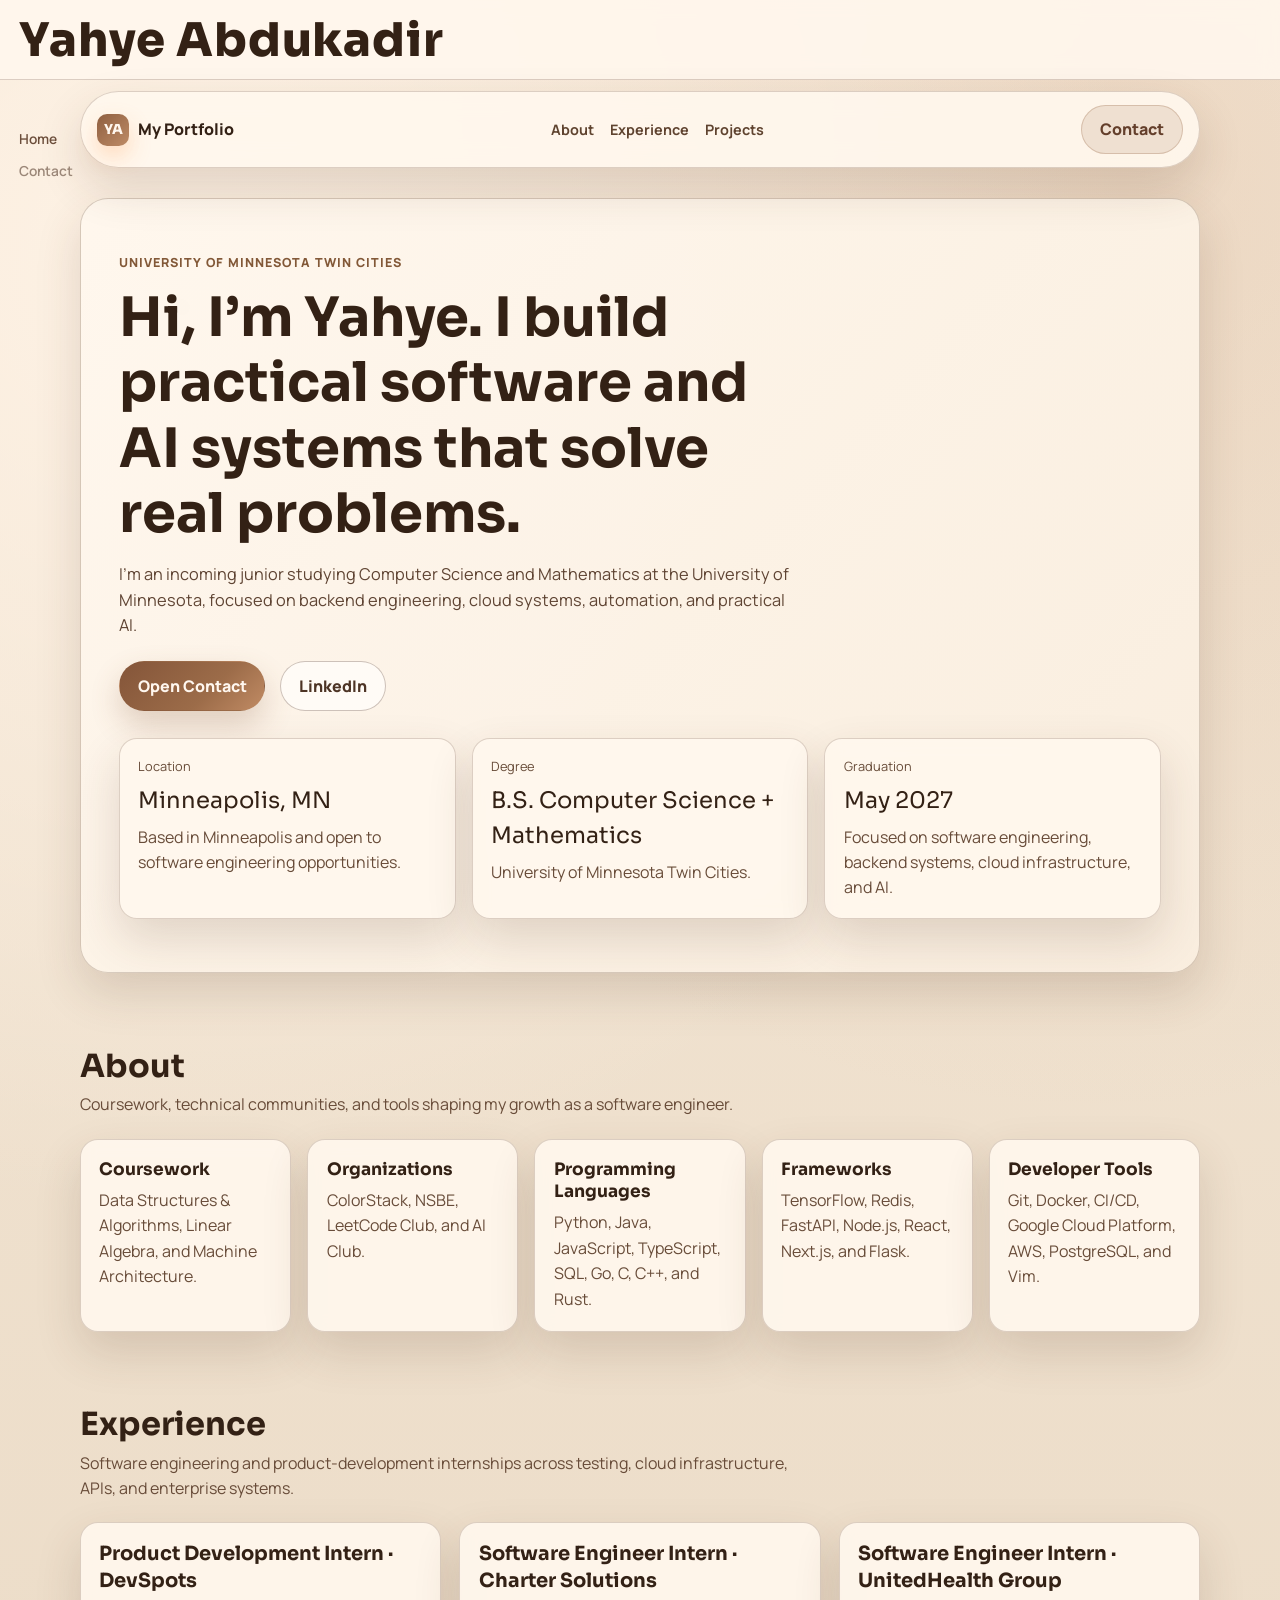
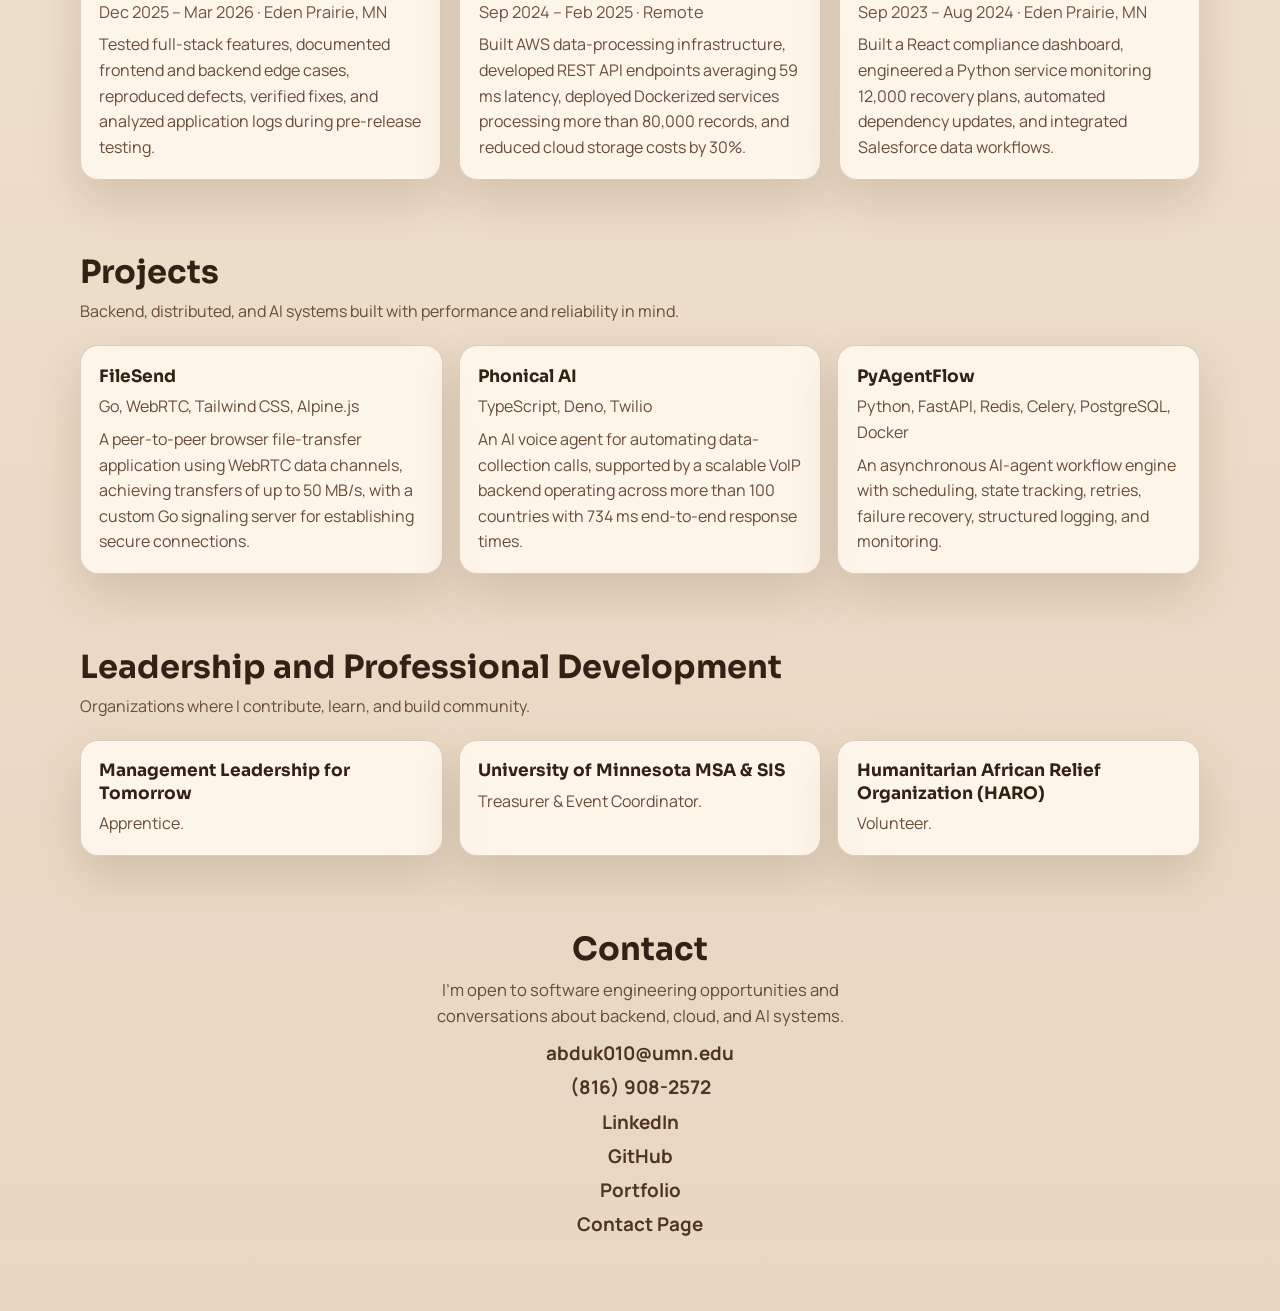
<file: index.html>
<!DOCTYPE html>
<html lang="en">
<head>
  <meta charset="UTF-8">
  <meta name="viewport" content="width=device-width, initial-scale=1.0">
  <meta name="description" content="Yahye Abdukadir personal school portfolio.">
  <title>Yahye Abdukadir | My Portfolio</title>
  <link rel="preconnect" href="https://fonts.googleapis.com">
  <link rel="preconnect" href="https://fonts.gstatic.com" crossorigin>
  <link href="https://fonts.googleapis.com/css2?family=Manrope:wght@400;500;700;800&family=Sora:wght@500;700&display=swap" rel="stylesheet">
  <link rel="stylesheet" href="styles.css">
  <link rel="stylesheet" href="portfolio_apex.css">
</head>
<body>
  <div class="orb orb-a" aria-hidden="true"></div>
  <div class="orb orb-b" aria-hidden="true"></div>

  <aside class="side-links" aria-label="Page navigation">
    <a class="side-home" href="index.html" aria-current="page">Home</a>
    <a class="side-contact" href="contact.html">Contact</a>
  </aside>

  <div class="contact-strip">
    <h1 class="strip-title">Yahye Abdukadir</h1>
  </div>

  <header class="topbar">
    <a class="brand" href="#top">
      <span class="brand-mark">YA</span>
      <span class="brand-text">My Portfolio</span>
    </a>
    <nav class="nav-links">
      <a href="#about">About</a>
      <a href="#experience">Experience</a>
      <a href="#projects">Projects</a>
    </nav>
    <div class="top-actions">
      <a class="btn btn-ghost" href="contact.html">Contact</a>
    </div>
  </header>

  <main id="top">
    <section class="hero reveal">
      <p class="eyebrow">UNIVERSITY OF MINNESOTA TWIN CITIES</p>
      <h1>Hi, I’m Yahye. I build practical software and AI systems that solve real problems.</h1>
      <p class="hero-copy">
        I’m an incoming junior studying Computer Science and Mathematics at the University of Minnesota, focused on
        backend engineering, cloud systems, automation, and practical AI.
      </p>
      <div class="hero-actions">
        <a class="btn btn-primary" href="contact.html">Open Contact</a>
        <a class="btn btn-outline" href="https://linkedin.com/in/yabdukadir" target="_blank" rel="noopener noreferrer">LinkedIn</a>
      </div>
      <div class="kpi-grid">
        <article class="kpi-card">
          <p class="kpi-label">Location</p>
          <p class="kpi-value">Minneapolis, MN</p>
          <p class="kpi-note">Based in Minneapolis and open to software engineering opportunities.</p>
        </article>
        <article class="kpi-card">
          <p class="kpi-label">Degree</p>
          <p class="kpi-value">B.S. Computer Science + Mathematics</p>
          <p class="kpi-note">University of Minnesota Twin Cities.</p>
        </article>
        <article class="kpi-card">
          <p class="kpi-label">Graduation</p>
          <p class="kpi-value">May 2027</p>
          <p class="kpi-note">Focused on software engineering, backend systems, cloud infrastructure, and AI.</p>
        </article>
      </div>
    </section>

    <section id="about" class="reveal">
      <div class="section-head">
        <h2>About</h2>
        <p>Coursework, technical communities, and tools shaping my growth as a software engineer.</p>
      </div>
      <div class="client-grid">
        <article class="client-card">
          <h3>Coursework</h3>
          <p>Data Structures & Algorithms, Linear Algebra, and Machine Architecture.</p>
        </article>
        <article class="client-card">
          <h3>Organizations</h3>
          <p>ColorStack, NSBE, LeetCode Club, and AI Club.</p>
        </article>
        <article class="client-card">
          <h3>Programming Languages</h3>
          <p>Python, Java, JavaScript, TypeScript, SQL, Go, C, C++, and Rust.</p>
        </article>
        <article class="client-card">
          <h3>Frameworks</h3>
          <p>TensorFlow, Redis, FastAPI, Node.js, React, Next.js, and Flask.</p>
        </article>
        <article class="client-card">
          <h3>Developer Tools</h3>
          <p>Git, Docker, CI/CD, Google Cloud Platform, AWS, PostgreSQL, and Vim.</p>
        </article>
      </div>
    </section>

    <section id="experience" class="reveal experience-section">
      <div class="section-head">
        <h2>Experience</h2>
        <p>Software engineering and product-development internships across testing, cloud infrastructure, APIs, and enterprise systems.</p>
      </div>
      <div class="step-grid">
        <article class="step">
          <h3>Product Development Intern · DevSpots</h3>
          <p class="xp-meta">Dec 2025 – Mar 2026 · Eden Prairie, MN</p>
          <p>Tested full-stack features, documented frontend and backend edge cases, reproduced defects, verified fixes, and analyzed application logs during pre-release testing.</p>
        </article>
        <article class="step">
          <h3>Software Engineer Intern · Charter Solutions</h3>
          <p class="xp-meta">Sep 2024 – Feb 2025 · Remote</p>
          <p>Built AWS data-processing infrastructure, developed REST API endpoints averaging 59 ms latency, deployed Dockerized services processing more than 80,000 records, and reduced cloud storage costs by 30%.</p>
        </article>
        <article class="step">
          <h3>Software Engineer Intern · UnitedHealth Group</h3>
          <p class="xp-meta">Sep 2023 – Aug 2024 · Eden Prairie, MN</p>
          <p>Built a React compliance dashboard, engineered a Python service monitoring 12,000 recovery plans, automated dependency updates, and integrated Salesforce data workflows.</p>
        </article>
      </div>
    </section>

    <section id="projects" class="reveal">
      <div class="section-head">
        <h2>Projects</h2>
        <p>Backend, distributed, and AI systems built with performance and reliability in mind.</p>
      </div>
      <div class="step-grid">
        <article class="step">
          <h3>FileSend</h3>
          <p class="xp-meta">Go, WebRTC, Tailwind CSS, Alpine.js</p>
          <p>A peer-to-peer browser file-transfer application using WebRTC data channels, achieving transfers of up to 50 MB/s, with a custom Go signaling server for establishing secure connections.</p>
        </article>
        <article class="step">
          <h3>Phonical AI</h3>
          <p class="xp-meta">TypeScript, Deno, Twilio</p>
          <p>An AI voice agent for automating data-collection calls, supported by a scalable VoIP backend operating across more than 100 countries with 734 ms end-to-end response times.</p>
        </article>
        <article class="step">
          <h3>PyAgentFlow</h3>
          <p class="xp-meta">Python, FastAPI, Redis, Celery, PostgreSQL, Docker</p>
          <p>An asynchronous AI-agent workflow engine with scheduling, state tracking, retries, failure recovery, structured logging, and monitoring.</p>
        </article>
      </div>
    </section>

    <section id="leadership" class="reveal">
      <div class="section-head">
        <h2>Leadership and Professional Development</h2>
        <p>Organizations where I contribute, learn, and build community.</p>
      </div>
      <div class="step-grid">
        <article class="step">
          <h3>Management Leadership for Tomorrow</h3>
          <p>Apprentice.</p>
        </article>
        <article class="step">
          <h3>University of Minnesota MSA & SIS</h3>
          <p>Treasurer & Event Coordinator.</p>
        </article>
        <article class="step">
          <h3>Humanitarian African Relief Organization (HARO)</h3>
          <p>Volunteer.</p>
        </article>
      </div>
    </section>

    <section id="contact" class="reveal">
      <div class="contact-center">
        <h2>Contact</h2>
        <p>I’m open to software engineering opportunities and conversations about backend, cloud, and AI systems.</p>
        <a href="mailto:abduk010@umn.edu">abduk010@umn.edu</a>
        <a href="tel:+18169082572">(816) 908-2572</a>
        <a href="https://linkedin.com/in/yabdukadir" target="_blank" rel="noopener noreferrer">LinkedIn</a>
        <a href="https://github.com/yahye06" target="_blank" rel="noopener noreferrer">GitHub</a>
        <a href="https://www.yahyeabdukadir.dev/" target="_blank" rel="noopener noreferrer">Portfolio</a>
        <a href="contact.html">Contact Page</a>
      </div>
    </section>
  </main>

  <script src="app.js"></script>
</body>
</html>
</file>
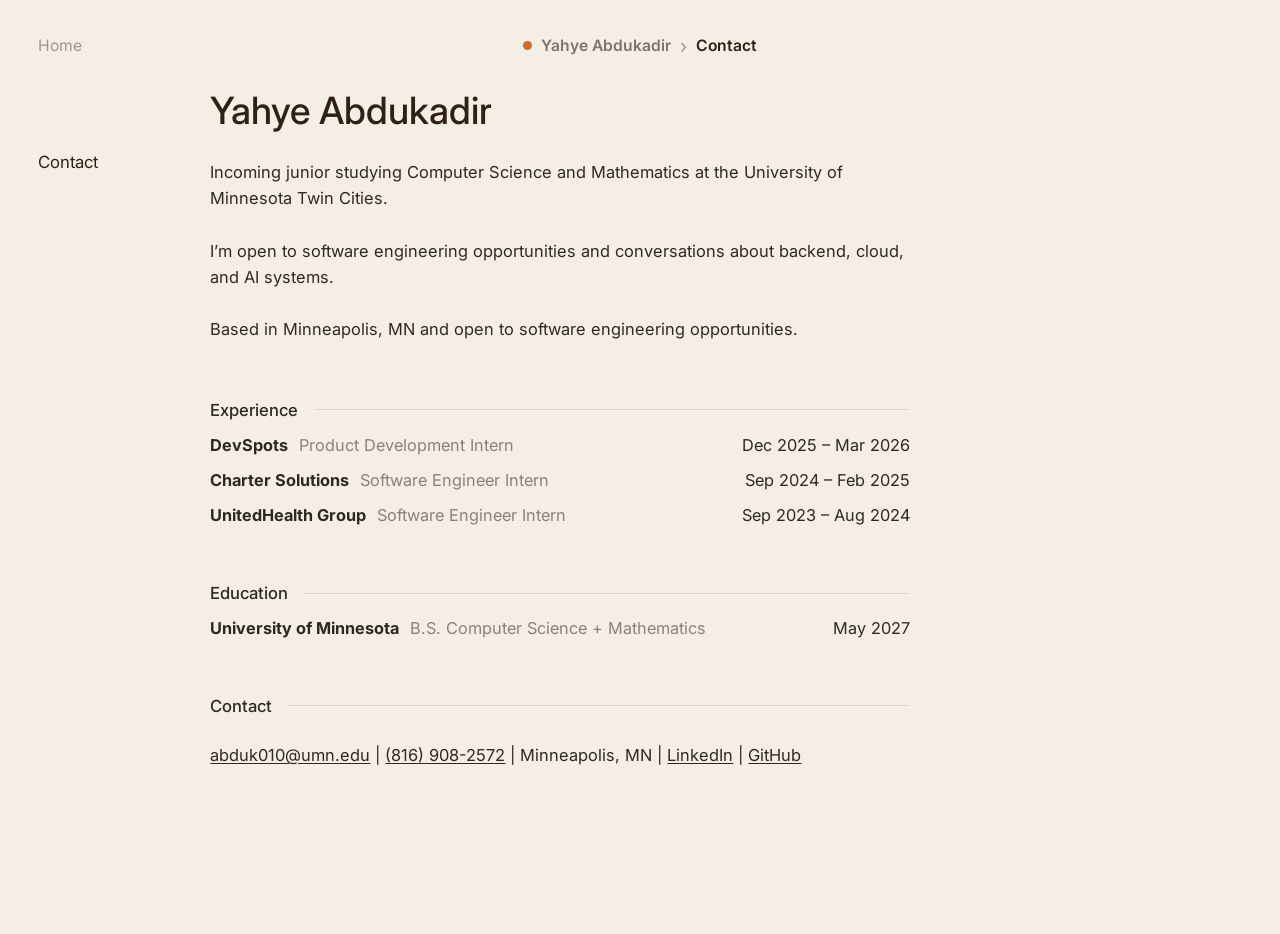
<file: contact.html>
<!DOCTYPE html>
<html lang="en">
<head>
  <meta charset="UTF-8">
  <meta name="viewport" content="width=device-width, initial-scale=1.0">
  <meta name="description" content="Contact Yahye Abdukadir.">
  <title>Contact | Yahye Abdukadir</title>
  <link rel="preconnect" href="https://fonts.googleapis.com">
  <link rel="preconnect" href="https://fonts.gstatic.com" crossorigin>
  <link href="https://fonts.googleapis.com/css2?family=Inter:wght@400;500;600;700&display=swap" rel="stylesheet">
  <style>
    :root {
      --bg: #f4eee5;
      --ink: #2f2117;
      --muted: #8f857b;
      --line: #dfd7ce;
      --accent: #cb6f2b;
    }

    * {
      box-sizing: border-box;
    }

    html,
    body {
      margin: 0;
      padding: 0;
    }

    body {
      font-family: "Inter", sans-serif;
      background: var(--bg);
      color: var(--ink);
      min-height: 100vh;
    }

    .top-nav {
      width: min(1260px, 94vw);
      margin: 2.1rem auto 0;
      display: grid;
      grid-template-columns: 1fr auto 1fr;
      align-items: center;
    }

    .home-link {
      justify-self: start;
      color: #9f958c;
      font-size: 0.98rem;
      text-decoration: none;
    }

    .crumb {
      justify-self: center;
      display: inline-flex;
      align-items: center;
      gap: 0.58rem;
      color: #7d746c;
      font-size: 0.98rem;
    }

    .crumb .dot {
      width: 0.56rem;
      height: 0.56rem;
      border-radius: 50%;
      background: var(--accent);
    }

    .crumb .name {
      font-weight: 600;
    }

    .crumb .chev {
      color: #9f968e;
      font-size: 1.2rem;
    }

    .crumb strong {
      color: var(--ink);
      font-weight: 600;
    }

    .page-shell {
      width: min(1260px, 94vw);
      margin: 1.9rem auto 0;
      display: grid;
      grid-template-columns: 140px minmax(0, 700px);
      column-gap: 2rem;
    }

    .left-rail {
      padding-top: 4rem;
    }

    .left-rail a {
      color: var(--ink);
      font-size: 1.05rem;
      text-decoration: none;
    }

    .content {
      padding-bottom: 3rem;
    }

    h1 {
      margin: 0;
      font-size: 2.35rem;
      font-weight: 500;
      color: var(--ink);
    }

    .subtitle {
      margin: 0.62rem 0 0;
      color: #8a8279;
      font-size: 0.98rem;
    }

    .content p {
      margin: 1.65rem 0 0;
      line-height: 1.58;
      color: #2f2924;
      font-size: 1.03rem;
    }

    .content a {
      color: inherit;
      text-decoration: underline;
      text-underline-offset: 2px;
    }

    .block {
      margin-top: 3.6rem;
    }

    .label-row {
      display: grid;
      grid-template-columns: auto 1fr;
      gap: 1rem;
      align-items: center;
    }

    .label-row h2 {
      margin: 0;
      font-weight: 500;
      font-size: 1.04rem;
      color: #2d2824;
    }

    .rule {
      display: block;
      height: 1px;
      background: var(--line);
    }

    .row {
      margin-top: 0.95rem;
      display: grid;
      grid-template-columns: minmax(0, 1fr) auto;
      gap: 1rem;
      font-size: 1.02rem;
      color: #2e2823;
    }

    .row em {
      font-style: normal;
      color: #8a8279;
      margin-left: 0.32rem;
    }

    .contact-line {
      margin-top: 1rem;
      color: #3c322a;
    }

    @media (max-width: 980px) {
      .top-nav {
        grid-template-columns: 1fr;
        gap: 0.8rem;
      }

      .crumb,
      .home-link {
        justify-self: start;
      }

      .page-shell {
        grid-template-columns: 1fr;
        gap: 1rem;
      }

      .left-rail {
        padding-top: 0;
      }

      .left-rail a {
        font-size: 1.2rem;
      }

      h1 {
        font-size: 2rem;
      }

      .subtitle,
      .content p,
      .row {
        font-size: 1rem;
      }
    }
  </style>
</head>
<body>
  <header class="top-nav">
    <a class="home-link" href="index.html">Home</a>
    <div class="crumb" aria-label="Breadcrumb">
      <span class="dot" aria-hidden="true"></span>
      <span class="name">Yahye Abdukadir</span>
      <span class="chev">›</span>
      <strong>Contact</strong>
    </div>
  </header>

  <main class="page-shell">
    <aside class="left-rail">
      <a href="contact.html" aria-current="page">Contact</a>
    </aside>

    <section class="content">
      <h1>Yahye Abdukadir</h1>
      <p class="subtitle">Incoming junior studying Computer Science and Mathematics at the University of Minnesota Twin Cities.</p>

      <p>I’m open to software engineering opportunities and conversations about backend, cloud, and AI systems.</p>
      <p>Based in Minneapolis, MN and open to software engineering opportunities.</p>

      <section class="block">
        <div class="label-row">
          <h2>Experience</h2>
          <span class="rule"></span>
        </div>
        <div class="row"><span><strong>DevSpots</strong> <em>Product Development Intern</em></span><span>Dec 2025 – Mar 2026</span></div>
        <div class="row"><span><strong>Charter Solutions</strong> <em>Software Engineer Intern</em></span><span>Sep 2024 – Feb 2025</span></div>
        <div class="row"><span><strong>UnitedHealth Group</strong> <em>Software Engineer Intern</em></span><span>Sep 2023 – Aug 2024</span></div>
      </section>

      <section class="block">
        <div class="label-row">
          <h2>Education</h2>
          <span class="rule"></span>
        </div>
        <div class="row"><span><strong>University of Minnesota</strong> <em>B.S. Computer Science + Mathematics</em></span><span>May 2027</span></div>
      </section>

      <section class="block">
        <div class="label-row">
          <h2>Contact</h2>
          <span class="rule"></span>
        </div>
        <p class="contact-line">
          <a href="mailto:abduk010@umn.edu">abduk010@umn.edu</a> |
          <a href="tel:+18169082572">(816) 908-2572</a> |
          Minneapolis, MN |
          <a href="https://linkedin.com/in/yabdukadir" target="_blank" rel="noopener noreferrer">LinkedIn</a> |
          <a href="https://github.com/yahye06" target="_blank" rel="noopener noreferrer">GitHub</a>
        </p>
      </section>
    </section>
  </main>
</body>
</html>
</file>
<file: styles.css>
:root {
  --bg: #0b0910;
  --bg-2: #15111d;
  --paper: rgba(22, 18, 30, 0.82);
  --paper-strong: rgba(28, 22, 36, 0.95);
  --ink: #f3edff;
  --muted: #b8adca;
  --brand: #ff9e57;
  --brand-2: #7cf1b1;
  --line: rgba(213, 191, 233, 0.2);
  --shadow: 0 22px 52px rgba(2, 8, 20, 0.5);
  --radius: 18px;
}

*,
*::before,
*::after {
  box-sizing: border-box;
}

html,
body {
  margin: 0;
  padding: 0;
  font-family: "Manrope", sans-serif;
  color: var(--ink);
  background:
    radial-gradient(circle at 14% 9%, rgba(255, 158, 87, 0.14), transparent 34%),
    radial-gradient(circle at 86% 7%, rgba(124, 241, 177, 0.11), transparent 30%),
    linear-gradient(180deg, var(--bg) 0%, var(--bg-2) 100%);
}

body {
  line-height: 1.55;
  overflow-x: hidden;
}

a {
  color: inherit;
}

.orb {
  position: fixed;
  width: 34rem;
  height: 34rem;
  border-radius: 50%;
  z-index: -1;
  pointer-events: none;
  filter: blur(72px);
  opacity: 0.36;
}

.orb-a {
  top: -14rem;
  right: -11rem;
  background: #b86e34;
}

.orb-b {
  bottom: -15rem;
  left: -12rem;
  background: #2a8f5d;
}

.contact-strip {
  padding: 1rem 1.2rem 0.9rem;
  background: rgba(8, 7, 12, 0.92);
  border-bottom: 1px solid var(--line);
  backdrop-filter: blur(10px);
  display: flex;
  justify-content: flex-start;
}

.strip-title {
  margin: 0;
  font-family: "Sora", sans-serif;
  font-size: clamp(1.9rem, 6vw, 2.9rem);
  line-height: 1.05;
  font-weight: 800;
  letter-spacing: 0.04em;
  text-transform: uppercase;
  color: #f7e5cc;
  text-shadow: 0 0 22px rgba(255, 158, 87, 0.24);
}

.topbar {
  width: min(1120px, 94vw);
  margin: 0.7rem auto 0;
  padding: 0.8rem 1rem;
  border-radius: 999px;
  background: var(--paper);
  border: 1px solid var(--line);
  box-shadow: var(--shadow);
  backdrop-filter: blur(12px);
  display: flex;
  gap: 1rem;
  align-items: center;
  justify-content: space-between;
  position: sticky;
  top: 0.75rem;
  z-index: 20;
}

.brand {
  display: inline-flex;
  align-items: center;
  gap: 0.58rem;
  text-decoration: none;
  color: var(--ink);
  font-weight: 800;
}

.brand-mark {
  width: 2rem;
  height: 2rem;
  border-radius: 10px;
  display: inline-grid;
  place-items: center;
  background: linear-gradient(135deg, var(--brand), var(--brand-2));
  color: #160f07;
  font-family: "Sora", sans-serif;
  font-size: 0.86rem;
  box-shadow: 0 10px 22px rgba(255, 158, 87, 0.32);
}

.nav-links {
  display: inline-flex;
  gap: 1rem;
}

.nav-links a {
  text-decoration: none;
  font-size: 0.9rem;
  font-weight: 700;
  color: var(--muted);
  transition: color 0.2s ease;
}

.nav-links a:hover {
  color: var(--ink);
}

main,
footer {
  width: min(1120px, 94vw);
  margin: 0 auto;
}

section {
  margin: 4.2rem 0;
}

.hero {
  margin-top: 1.9rem;
  padding: 3.35rem 2.35rem;
  border-radius: calc(var(--radius) + 10px);
  border: 1px solid rgba(255, 172, 112, 0.24);
  box-shadow: var(--shadow);
  background:
    linear-gradient(132deg, rgba(24, 17, 34, 0.95), rgba(19, 16, 27, 0.94)),
    radial-gradient(circle at 9% 14%, rgba(255, 158, 87, 0.16), transparent 35%);
}

.eyebrow {
  margin: 0;
  font-size: 0.78rem;
  font-weight: 800;
  letter-spacing: 0.08em;
  text-transform: uppercase;
  color: #ffc38f;
}

h1,
h2,
h3 {
  font-family: "Sora", sans-serif;
  margin: 0;
  line-height: 1.2;
}

h1 {
  margin-top: 0.8rem;
  font-size: clamp(1.95rem, 5vw, 3.4rem);
  max-width: 16ch;
}

h2 {
  font-size: clamp(1.4rem, 3vw, 2rem);
}

h3 {
  font-size: 1.07rem;
}

.hero-copy {
  margin: 1rem 0 0;
  max-width: 68ch;
  color: #c8bdd9;
  font-size: 1.02rem;
}

.hero-actions {
  margin-top: 1.45rem;
  display: flex;
  gap: 0.9rem;
  flex-wrap: wrap;
}

.btn {
  border: 1px solid transparent;
  border-radius: 999px;
  display: inline-flex;
  align-items: center;
  justify-content: center;
  text-decoration: none;
  padding: 0.7rem 1.12rem;
  font-weight: 800;
  cursor: pointer;
  transition: transform 0.18s ease, box-shadow 0.18s ease;
}

.btn:hover {
  transform: translateY(-1px);
}

.btn-primary {
  color: #1c1208;
  background: linear-gradient(135deg, var(--brand), #f3b370 62%, var(--brand-2));
  box-shadow: 0 14px 30px rgba(255, 158, 87, 0.3);
}

.btn-outline {
  background: var(--paper-strong);
  color: #efe4ff;
  border-color: rgba(213, 191, 233, 0.34);
}

.btn-ghost {
  color: #ffd5a8;
  background: rgba(255, 158, 87, 0.12);
  border-color: rgba(255, 158, 87, 0.24);
}

.dark-outline {
  background: transparent;
  color: #fff;
  border-color: rgba(255, 255, 255, 0.52);
}

.kpi-grid,
.client-grid,
.step-grid,
.offering-grid,
.benefit-grid,
.contact-actions,
.form-grid {
  display: grid;
  gap: 1rem;
}

.kpi-grid {
  margin-top: 1.7rem;
  grid-template-columns: repeat(auto-fit, minmax(190px, 1fr));
}

.kpi-card,
.client-card,
.offering-card,
.step,
.stack-card,
.interest-form,
footer {
  background: var(--paper);
  border: 1px solid var(--line);
  border-radius: var(--radius);
  box-shadow: var(--shadow);
  backdrop-filter: blur(8px);
}

.kpi-card,
.client-card,
.offering-card,
.step {
  padding: 1.15rem;
}

.kpi-label {
  margin: 0;
  color: #cdbedd;
  font-size: 0.8rem;
}

.kpi-value {
  margin: 0.35rem 0 0;
  font-size: 1.42rem;
  font-family: "Sora", sans-serif;
}

.kpi-note,
.client-card p,
.offering-card p,
.step p,
.section-head p,
blockquote,
.clean-list,
label,
.muted {
  margin: 0.45rem 0 0;
  color: var(--muted);
}

.section-head {
  margin-bottom: 1.35rem;
}

.client-grid {
  grid-template-columns: repeat(auto-fit, minmax(210px, 1fr));
}

.split {
  display: grid;
  grid-template-columns: 1.2fr 0.8fr;
  gap: 1rem;
}

.offering-grid {
  grid-template-columns: repeat(auto-fit, minmax(230px, 1fr));
  gap: 1.1rem;
}

.offering-card {
  background:
    linear-gradient(140deg, rgba(25, 18, 36, 0.98), rgba(22, 17, 31, 0.95));
}

.offer-index {
  margin: 0;
  font-family: "Sora", sans-serif;
  font-size: 0.8rem;
  font-weight: 700;
  color: #ffbf8e;
  letter-spacing: 0.08em;
}

.offer-note {
  margin-top: 0.62rem;
  color: #e5d7f7;
  font-weight: 700;
}

.benefit-grid {
  grid-template-columns: repeat(auto-fit, minmax(220px, 1fr));
  gap: 1.1rem;
}

blockquote {
  padding: 0.8rem 1rem;
  border-left: 3px solid rgba(255, 158, 87, 0.44);
  background: rgba(255, 158, 87, 0.08);
  border-radius: 0 12px 12px 0;
}

.clean-list {
  padding-left: 1.2rem;
  display: grid;
  gap: 0.5rem;
}

.stack-card {
  padding: 1rem;
}

.step-grid {
  grid-template-columns: repeat(auto-fit, minmax(220px, 1fr));
}

.interest-form {
  max-width: 920px;
  margin: 0 auto;
  padding: 1.45rem;
  background:
    linear-gradient(145deg, rgba(27, 20, 39, 0.96), rgba(19, 15, 28, 0.95));
}

.form-grid {
  grid-template-columns: repeat(auto-fit, minmax(240px, 1fr));
  gap: 1rem;
}

label {
  display: grid;
  gap: 0.4rem;
  font-size: 0.85rem;
  font-weight: 700;
  color: #ddcff1;
}

input,
select,
textarea {
  border: 1px solid rgba(213, 191, 233, 0.3);
  border-radius: 10px;
  padding: 0.76rem 0.82rem;
  background: rgba(12, 10, 18, 0.86);
  color: var(--ink);
  font: inherit;
}

textarea {
  resize: vertical;
  min-height: 88px;
}

.interest-form > label {
  margin-top: 0.88rem;
}

.interest-form .btn-primary {
  margin-top: 0.95rem;
}

input:focus,
select:focus,
textarea:focus {
  outline: none;
  border-color: rgba(255, 158, 87, 0.7);
  box-shadow: 0 0 0 3px rgba(255, 158, 87, 0.2);
}

.honeypot {
  position: absolute;
  left: -9999px;
  opacity: 0;
  pointer-events: none;
}

footer {
  margin: 2.5rem auto;
  padding: 1.2rem;
}

.contact-actions {
  margin-top: 0.85rem;
  grid-template-columns: repeat(auto-fit, minmax(170px, 1fr));
}

.reveal {
  opacity: 0;
  transform: translateY(20px);
  transition: opacity 0.5s ease, transform 0.5s ease;
}

.reveal.revealed {
  opacity: 1;
  transform: translateY(0);
}

@media (max-width: 920px) {
  .topbar {
    flex-wrap: wrap;
    justify-content: center;
  }

  .split {
    grid-template-columns: 1fr;
  }
}

@media (max-width: 720px) {
  .nav-links {
    display: none;
  }

  .hero {
    padding: 2rem 1.2rem;
  }

  .contact-strip {
    justify-content: center;
  }
}
</file>
<file: portfolio_apex.css>
/* Portfolio theme + spacing overrides on top of Apex Assist base styles */

:root {
  --bg: #f3e6d5;
  --bg-2: #e8d7c1;
  --paper: rgba(255, 248, 238, 0.9);
  --paper-strong: rgba(255, 251, 246, 0.98);
  --ink: #332115;
  --muted: #6b4d3a;
  --brand: #986643;
  --brand-2: #d4a27d;
  --line: rgba(98, 67, 46, 0.22);
  --shadow: 0 20px 46px rgba(80, 52, 34, 0.16);
}

html,
body {
  color: var(--ink);
  background:
    radial-gradient(circle at 14% 9%, rgba(255, 243, 230, 0.94), transparent 34%),
    radial-gradient(circle at 86% 7%, rgba(212, 162, 125, 0.2), transparent 32%),
    linear-gradient(180deg, var(--bg) 0%, var(--bg-2) 100%);
}

html {
  scroll-padding-top: 7.75rem;
}

.orb-a {
  background: #dfb289;
}

.orb-b {
  display: none;
}

.contact-strip {
  background: rgba(255, 247, 237, 0.92);
  border-bottom-color: var(--line);
}

.strip-title {
  text-transform: none;
  letter-spacing: 0.02em;
  color: var(--ink);
  text-shadow: none;
}

.topbar {
  background: var(--paper);
}

.top-actions {
  display: inline-flex;
  gap: 0.58rem;
  align-items: center;
}

.brand-mark {
  color: #fff6ed;
  background: linear-gradient(135deg, #8f5f40, #be8b66);
}

.nav-links a {
  color: #5f432f;
}

.nav-links a:hover {
  color: var(--ink);
}

.hero {
  border-color: rgba(94, 63, 40, 0.24);
  background:
    linear-gradient(132deg, rgba(255, 247, 237, 0.98), rgba(249, 237, 223, 0.98)),
    radial-gradient(circle at 9% 14%, rgba(153, 102, 66, 0.1), transparent 35%);
}

.eyebrow {
  color: #825837;
}

.hero-copy {
  color: #5f4433;
}

.kpi-label,
.kpi-note,
.client-card p,
.step p,
.section-head p,
.clean-list,
label,
.muted {
  color: #684c39;
}

.kpi-card,
.client-card,
.offering-card,
.step,
.stack-card,
.interest-form,
footer {
  background: var(--paper);
  border-color: var(--line);
}

.btn-primary {
  color: #fff7ef;
  background: linear-gradient(135deg, #845539, #9c6c49 62%, #c18b64);
  box-shadow: 0 14px 30px rgba(130, 84, 56, 0.24);
}

.btn-outline {
  background: var(--paper-strong);
  color: #4d3425;
  border-color: rgba(91, 62, 43, 0.3);
}

.btn-ghost {
  color: #643f2b;
  background: rgba(152, 102, 67, 0.14);
  border-color: rgba(152, 102, 67, 0.28);
}

.dark-outline {
  background: transparent;
  color: #5d3e2b;
  border-color: rgba(93, 62, 43, 0.45);
}

section {
  margin: 4.6rem 0;
}

main > section {
  scroll-margin-top: 7.75rem;
}

.side-home,
.side-contact {
  color: #9b8778;
  font-size: 0.86rem;
  font-weight: 600;
  text-decoration: none;
}

.side-links {
  position: fixed;
  z-index: 40;
  left: 1.2rem;
  top: 8rem;
  display: flex;
  flex-direction: column;
  gap: 0.65rem;
}

.side-home,
.side-contact {
  position: static;
  left: auto;
  top: auto;
  transform: none;
}

.side-home[aria-current="page"] {
  color: #6b4d3a;
}

.side-home:hover,
.side-contact:hover {
  color: #6b4d3a;
}

.contact-center {
  margin-top: 0.6rem;
  display: flex;
  flex-direction: column;
  align-items: center;
  text-align: center;
  gap: 0.55rem;
}

.contact-center h2 {
  margin: 0;
}

.contact-center p {
  margin: 0 0 0.25rem;
  max-width: 48ch;
  font-size: 1.04rem;
  color: #664b39;
}

.contact-center a {
  color: #4e3425;
  text-decoration: none;
  font-weight: 700;
  font-size: 1.18rem;
  line-height: 1.35;
}

.contact-center a:hover {
  text-decoration: underline;
  text-underline-offset: 3px;
}

@media (max-width: 1100px) {
  .side-links {
    left: 0.8rem;
    top: 7.4rem;
  }
}

@media (max-width: 920px) {
  .side-links {
    position: fixed;
    left: 0.75rem;
    top: 7.6rem;
    display: flex;
    flex-direction: column;
    gap: 0.52rem;
    margin: 0;
  }

  .top-actions {
    width: 100%;
    justify-content: center;
  }
}

/* keep old selector compatibility */
.side-home,
.side-contact {
  color: #9b8778;
  font-size: 0.86rem;
  font-weight: 600;
  text-decoration: none;
}

.section-head p {
  max-width: 74ch;
}

.step h3,
.client-card h3 {
  line-height: 1.3;
}

.step p,
.client-card p {
  line-height: 1.6;
}

.experience-section .step-grid {
  gap: 1.15rem;
}

.experience-section .step {
  min-height: 138px;
  display: flex;
  flex-direction: column;
  justify-content: center;
}

.experience-section .step h3 {
  font-size: 1.22rem;
  line-height: 1.34;
}

.experience-section .xp-meta {
  margin-top: 0.34rem;
  font-size: 1.02rem;
  color: #6f533f;
}

#contact .section-head p {
  max-width: 56ch;
}

@media (max-width: 920px) {
  section {
    margin: 3.2rem 0;
  }

  html {
    scroll-padding-top: 9rem;
  }

  main > section {
    scroll-margin-top: 9rem;
  }
}
</file>
